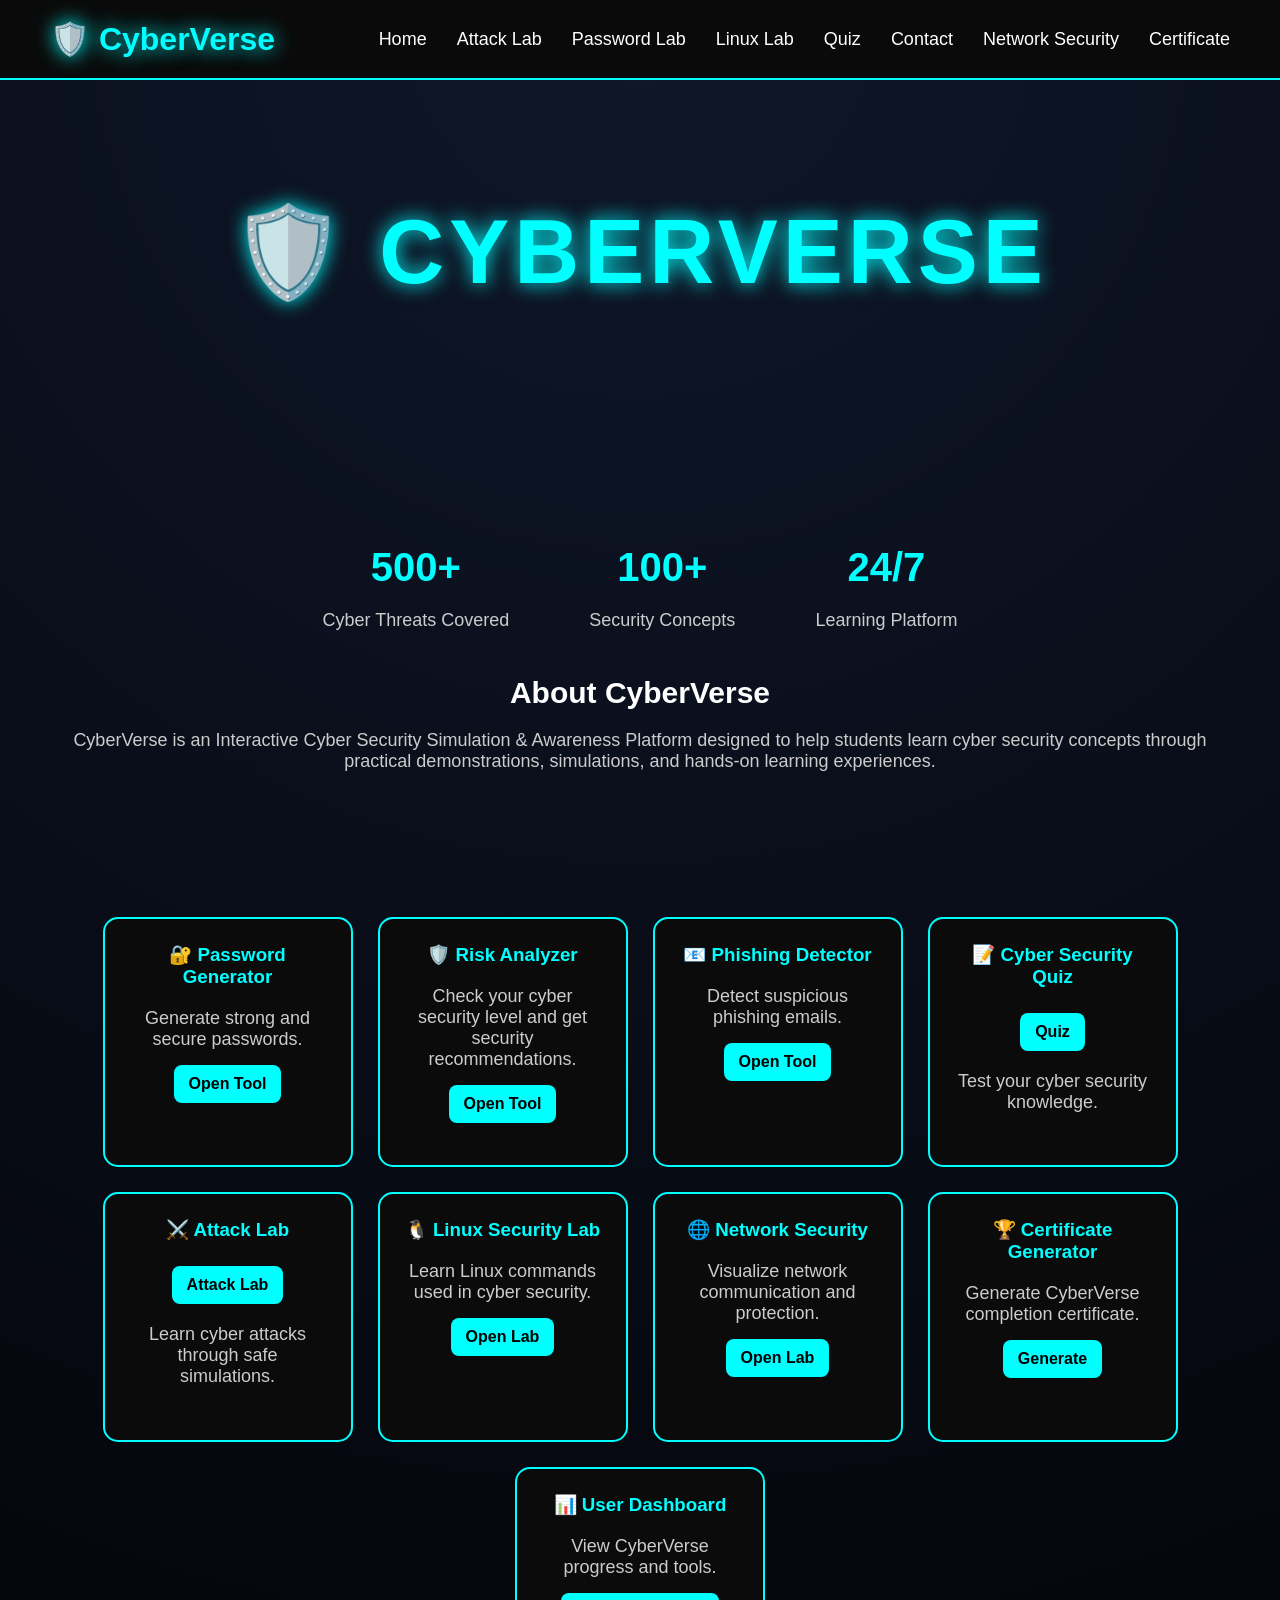
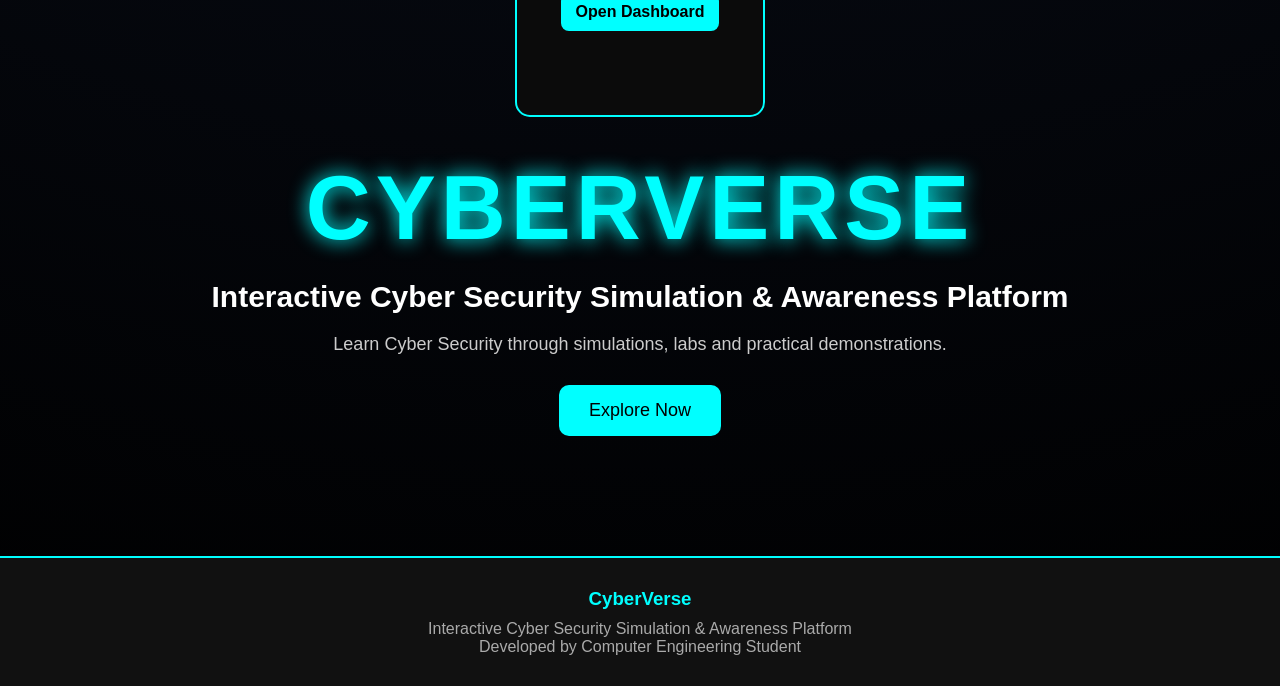
<file: index.html>
<!DOCTYPE html>
<html lang="en">

<head>
    <meta charset="UTF-8">
    <meta name="viewport" content="width=device-width, initial-scale=1.0">
    <title>CyberVerse</title>

    <link rel="stylesheet" href="style.css">
</head>

<body>

    <nav class="navbar">

    <div class="logo">
        🛡️ CyberVerse
    </div>

    <ul class="nav-links">

        <li><a href="#">Home</a></li>

        <li><a href="#">Attack Lab</a></li>

        <li><a href="#">Password Lab</a></li>

        <li><a href="#">Linux Lab</a></li>

        <li><a href="#">Quiz</a></li>

        <li><a href="#">Contact</a></li>
        <li><a href="network-security.html">
Network Security
</a></li>
<li>
<a href="certificate.html">
Certificate
</a>
</li>
    </ul>

</nav>

    <section class="hero">
    <h1>🛡️ CYBERVERSE</h1>    
        <section class="features">
            <section class="stats">

    <div>
        <h2>500+</h2>
        <p>Cyber Threats Covered</p>
    </div>

    <div>
        <h2>100+</h2>
        <p>Security Concepts</p>
    </div>

    <div>
        <h2>24/7</h2>
        <p>Learning Platform</p>
    </div>

</section>
<section class="about">

    <h2>About CyberVerse</h2>

    <p>
        CyberVerse is an Interactive Cyber Security Simulation &
        Awareness Platform designed to help students learn
        cyber security concepts through practical demonstrations,
        simulations, and hands-on learning experiences.
    </p>

</section>

<section class="features">
    
<div class="card">

    <h3>🔐 Password Generator</h3>

    <p>
        Generate strong and secure passwords.
    </p>

    <a href="password-generator.html">
        Open Tool
    </a>

</div>

    <div class="card">

        <h3>🛡️ Risk Analyzer</h3>

        <p>
            Check your cyber security level and
            get security recommendations.
        </p>

        <a href="risk-analyzer.html">
            Open Tool
        </a>

    </div>
<div class="card">

    <h3>📧 Phishing Detector</h3>

    <p>
        Detect suspicious phishing emails.
    </p>

    <a href="phishing-detector.html">
        Open Tool
    </a>

</div>
<div class="card">

    <h3>📝 Cyber Security Quiz</h3>
<a href="quiz.html">Quiz</a>
    <p>
        Test your cyber security knowledge.
    </p>

</div>
<div class="card">

<h3>⚔️ Attack Lab</h3>
<div>
<a href="attack-lab.html">Attack Lab</a>

</div>
<p>
Learn cyber attacks through safe simulations.
</p>


</div>
<div class="card">

<h3>🐧 Linux Security Lab</h3>

<p>
Learn Linux commands used in cyber security.
</p>

<a href="linux-lab.html">
Open Lab
</a>

</div>
<div class="card">

<h3>🌐 Network Security</h3>

<p>
Visualize network communication and protection.
</p>

<a href="network-security.html">
Open Lab
</a>

</div>
<div class="card">
    
<h3>🏆 Certificate Generator</h3>

<p>
Generate CyberVerse completion certificate.
</p>

<a href="certificate.html">
Generate
</a>

</div>


</a>

</div>
<div class="card">

<h3>📊 User Dashboard</h3>

<p>

View CyberVerse progress and tools.

</p>

<a href="dashboard.html">

Open Dashboard

</a>

</div>
</section>
</section>

        <h1>CYBERVERSE</h1>

        <h2>
            Interactive Cyber Security Simulation
            & Awareness Platform
        </h2>

        <p>
            Learn Cyber Security through simulations,
            labs and practical demonstrations.
        </p>

        <button>
            Explore Now
        </button>

    </section>
<footer>

    <h3>CyberVerse</h3>

    <p>
        Interactive Cyber Security Simulation & Awareness Platform
    </p>

    <p>
        Developed by Computer Engineering Student
    </p>

</footer>
    <script src="main.js"></script>
</body>

</html>
</file>
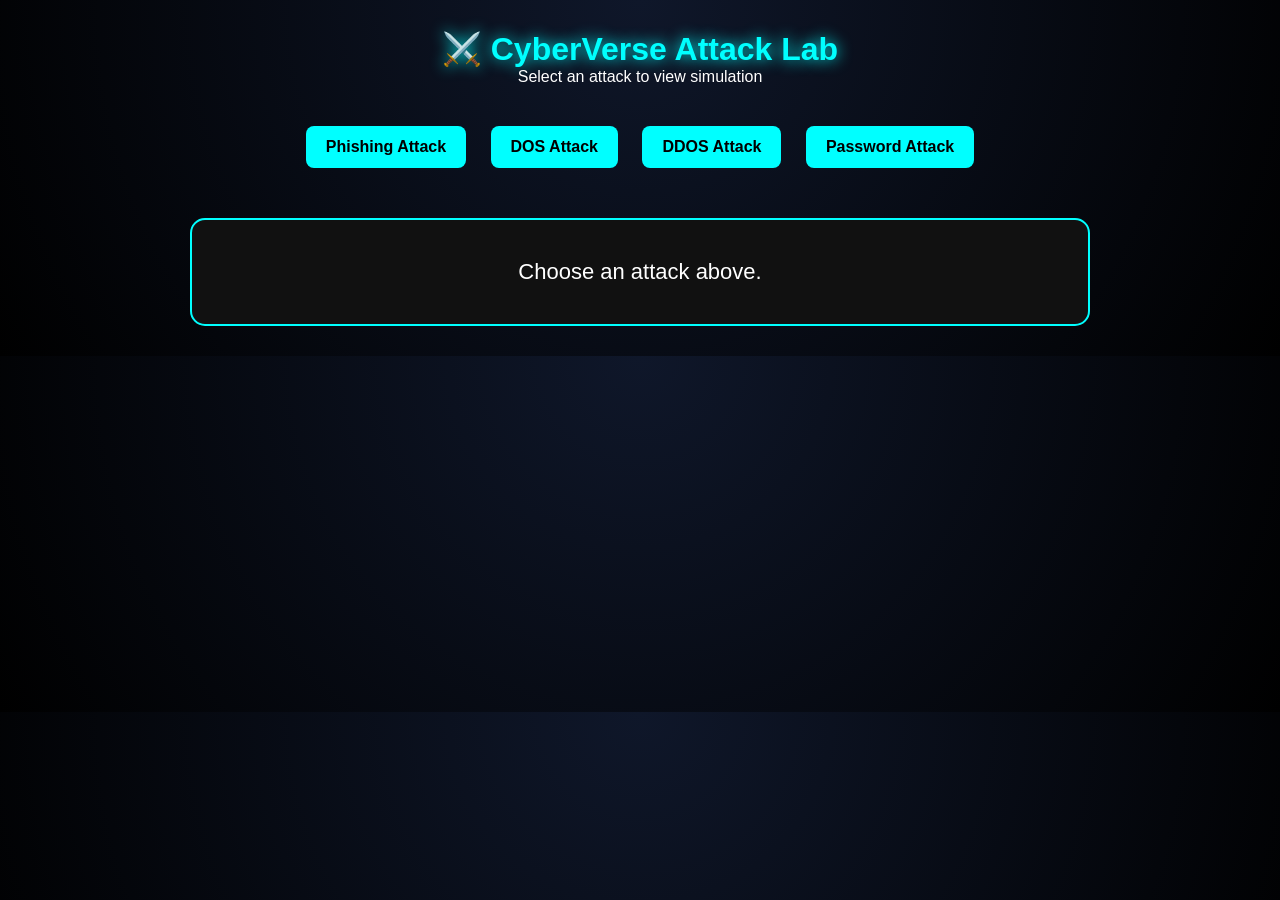
<file: attack-lab.html>
<!DOCTYPE html>
<html>

<head>

<title>CyberVerse Attack Lab</title>

<style>

body{
background:#050816;
font-family:Arial;
color:white;
text-align:center;
padding:30px;
}

h1{
color:cyan;
text-shadow:0 0 15px cyan;
}

.attack-buttons{
margin-top:30px;
}

.attack-buttons button{

padding:12px 20px;
margin:10px;

background:cyan;
border:none;

font-size:16px;
font-weight:bold;

cursor:pointer;

border-radius:8px;

}

.simulation{

margin-top:40px;

background:#111;

padding:30px;

border:2px solid cyan;

border-radius:15px;

max-width:900px;

margin-left:auto;
margin-right:auto;

}

#result{

font-size:22px;

line-height:2;

}

</style>

</head>

<body>

<h1>⚔️ CyberVerse Attack Lab</h1>

<p>Select an attack to view simulation</p>

<div class="attack-buttons">

<button onclick="phishing()">
Phishing Attack
</button>

<button onclick="dos()">
DOS Attack
</button>

<button onclick="ddos()">
DDOS Attack
</button>

<button onclick="passwordAttack()">
Password Attack
</button>

</div>

<div class="simulation">

<div id="result">

Choose an attack above.

</div>

</div>

<script>

function phishing(){

document.getElementById("result").innerHTML=

`
<h2>🛡️ Phishing Attack</h2>

Attacker
<br>⬇️<br>

Fake Email
<br>⬇️<br>

Victim
<br>⬇️<br>

Password Stolen

<p>
A fake email tricks users into revealing passwords.
</p>
`;

}

function dos(){

document.getElementById("result").innerHTML=

`
<h2>⚔️ DOS Attack</h2>

Attacker
<br>⬇️<br>

Huge Traffic
<br>⬇️<br>

Server Crash

<p>
A single attacker floods a server with requests.
</p>
`;

}

function ddos(){

document.getElementById("result").innerHTML=

`
<h2>🔥 DDOS Attack</h2>

Bot 1
<br>

Bot 2
<br>

Bot 3
<br>

⬇️

Server Overloaded

<p>
Multiple systems attack a server simultaneously.
</p>
`;

}

function passwordAttack(){

document.getElementById("result").innerHTML=

`
<h2>🔐 Password Attack</h2>

Attacker
<br>⬇️<br>

Weak Password
<br>⬇️<br>

Account Hacked

<p>
Weak passwords are easier to crack.
</p>
`;

}

</script>
<link rel="stylesheet" href="style.css">
</body>

</html>
</file>
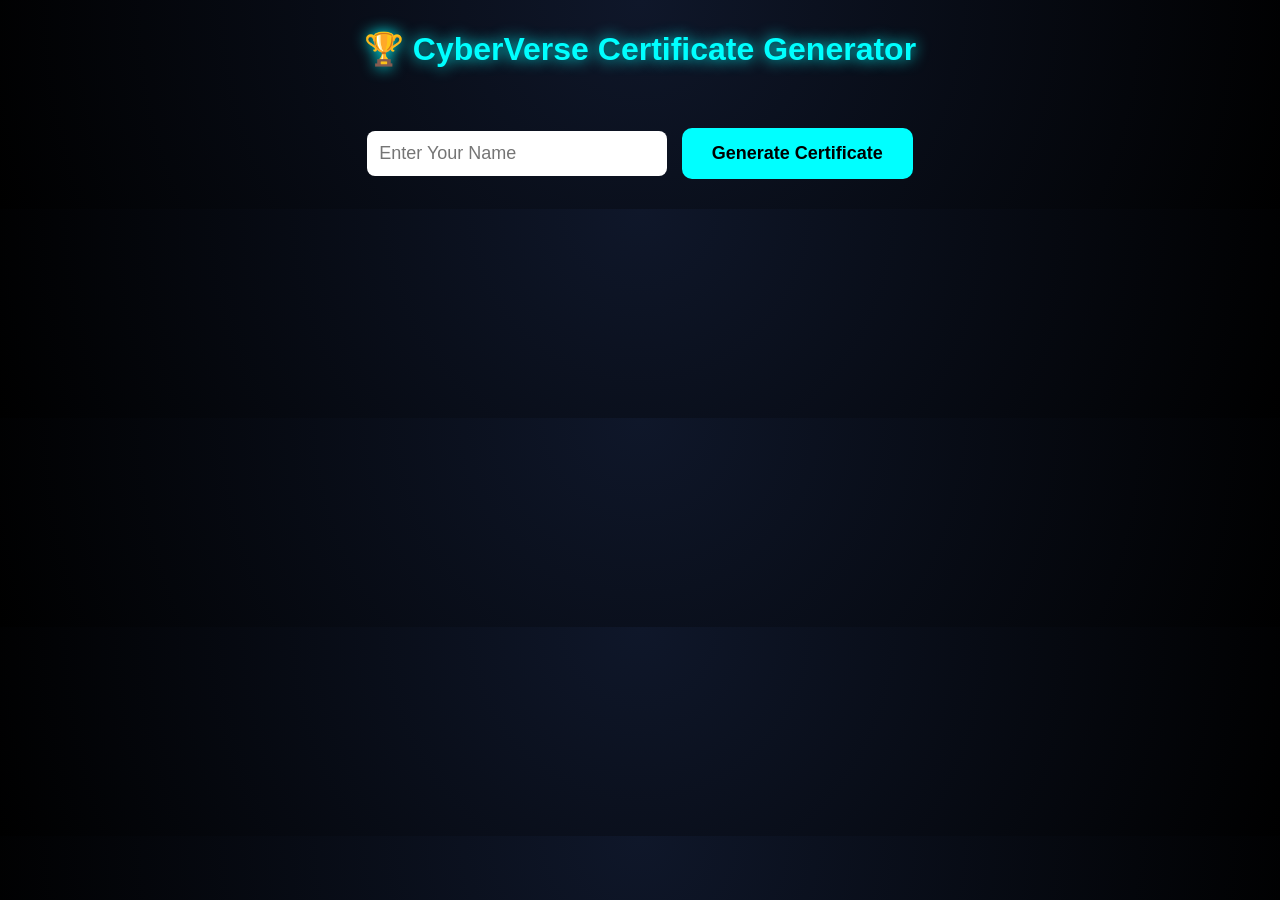
<file: certificate.html>
<!DOCTYPE html>
<html>

<head>

<title>Certificate Generator</title>

<style>

body{

background:#050816;

font-family:Arial;

text-align:center;

color:white;

padding:30px;

}

h1{

color:cyan;

text-shadow:0 0 15px cyan;

}

.input-box{

margin-top:30px;

}

input{

padding:12px;

width:300px;

font-size:18px;

border-radius:8px;

border:none;

}

button{

padding:12px 20px;

background:cyan;

border:none;

font-size:18px;

font-weight:bold;

margin-left:10px;

cursor:pointer;

border-radius:8px;

}

.certificate{

margin-top:40px;

background:white;

color:black;

padding:40px;

border-radius:15px;

max-width:800px;

margin-left:auto;

margin-right:auto;

display:none;

}

.certificate h2{

font-size:40px;

}

.name{

font-size:35px;

font-weight:bold;

color:darkblue;

margin:20px 0;

}

</style>

</head>

<body>

<h1>🏆 CyberVerse Certificate Generator</h1>

<div class="input-box">

<input
type="text"
id="studentName"
placeholder="Enter Your Name">

<button onclick="generateCertificate()">

Generate Certificate

</button>

</div>

<div class="certificate"
id="certificate">

<h2>🏆 CERTIFICATE OF COMPLETION</h2>

<p>

This certifies that

</p>

<div class="name"
id="displayName">

</div>

<p>

has successfully completed

</p>

<h3>

CyberVerse Cyber Security Training

</h3>

<p>

and demonstrated knowledge of:

</p>

<p>

✔ Password Security

<br>

✔ Phishing Awareness

<br>

✔ Network Security

<br>

✔ Linux Security

<br>

✔ Cyber Risk Assessment

</p>

</div>

<script>

function generateCertificate(){

let name =
document.getElementById(
"studentName"
).value;

if(name===""){

alert(
"Please Enter Name"
);

return;

}

document.getElementById(
"displayName"
).innerHTML=name;

document.getElementById(
"certificate"
).style.display="block";

}

</script>
<link rel="stylesheet" href="style.css">
</body>

</html>
</file>
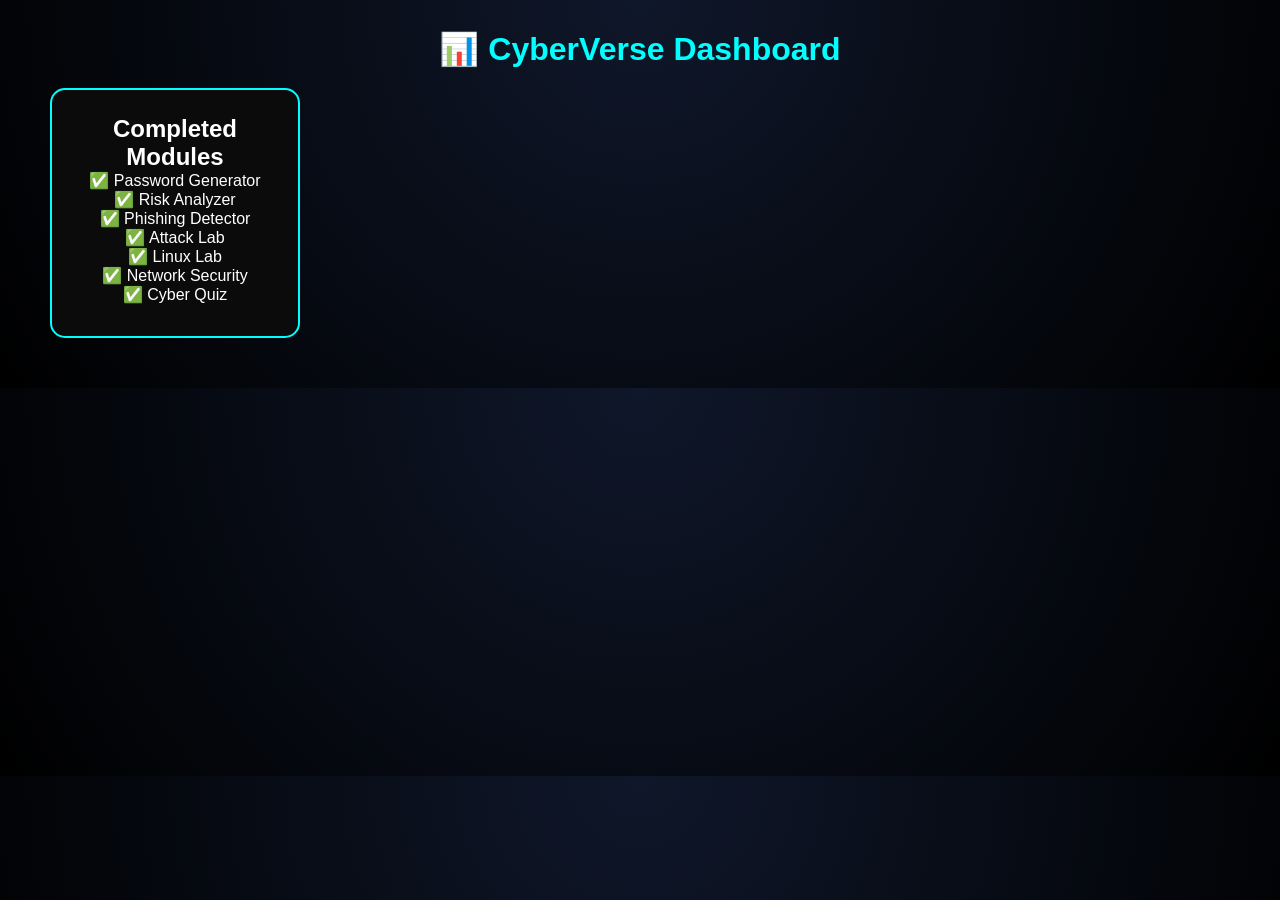
<file: dashboard.html>
<!DOCTYPE html>
<html>

<head>

<title>Dashboard</title>

<style>

body{

background:#050816;

font-family:Arial;

color:white;

text-align:center;

padding:30px;

}

h1{

color:cyan;

}

.card{

background:#111;

border:2px solid cyan;

padding:20px;

margin:20px;

border-radius:12px;

}

</style>

</head>

<body>

<h1>📊 CyberVerse Dashboard</h1>

<div class="card">

<h2>Completed Modules</h2>

<p>

✅ Password Generator

<br>

✅ Risk Analyzer

<br>

✅ Phishing Detector

<br>

✅ Attack Lab

<br>

✅ Linux Lab

<br>

✅ Network Security

<br>

✅ Cyber Quiz

</p>

</div>
<link rel="stylesheet" href="style.css">
</body>

</html>
</file>
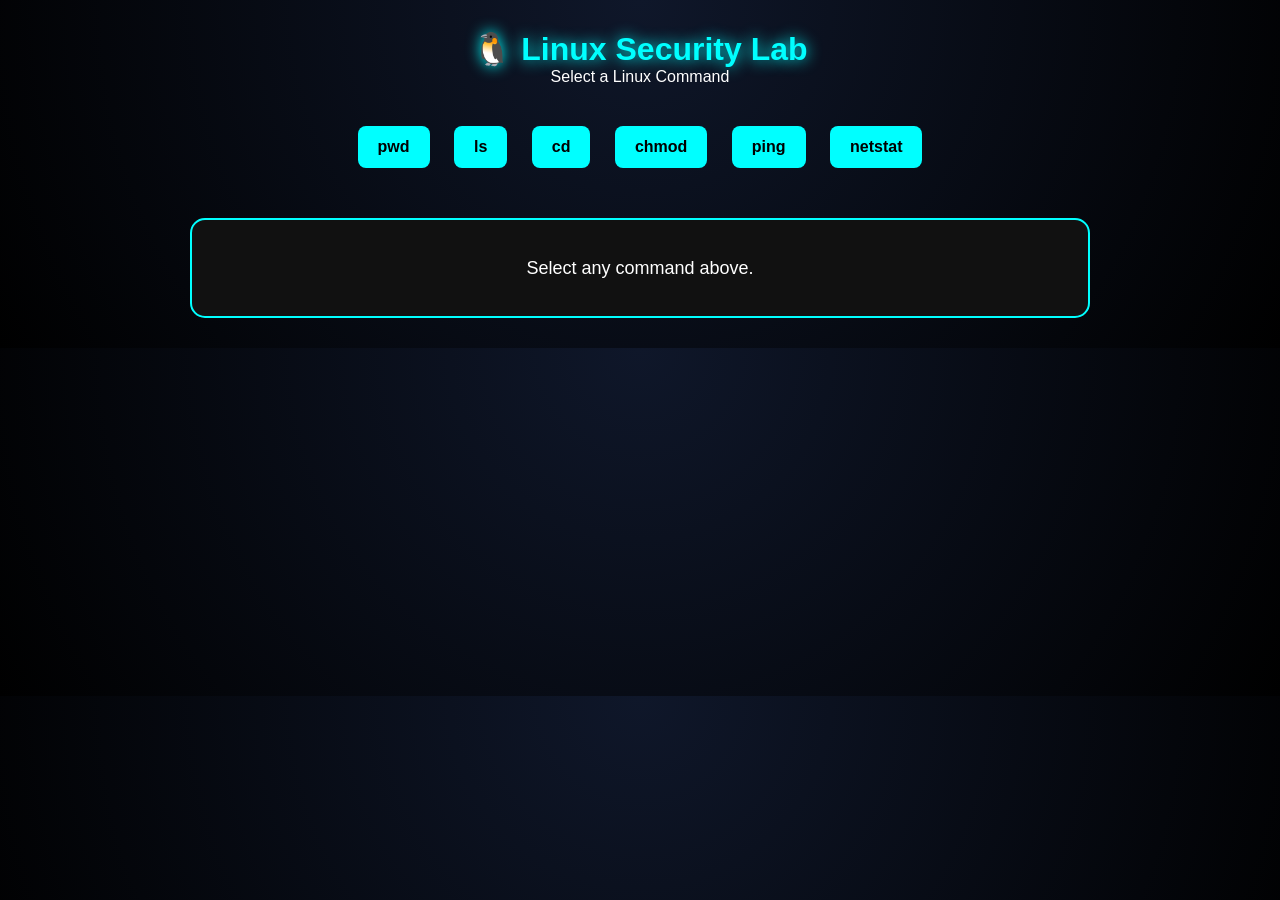
<file: linux-lab.html>
<!DOCTYPE html>
<html>

<head>

<title>Linux Security Lab</title>

<style>

body{
background:#050816;
font-family:Arial;
color:white;
padding:30px;
text-align:center;
}

h1{
color:cyan;
text-shadow:0 0 15px cyan;
}

.command-buttons{

margin-top:30px;

}

.command-buttons button{

padding:12px 20px;

margin:10px;

background:cyan;

border:none;

font-size:16px;

font-weight:bold;

cursor:pointer;

border-radius:8px;

}

.command-buttons button:hover{

transform:scale(1.1);

box-shadow:0 0 15px cyan;

}

.output-box{

margin-top:40px;

background:#111;

padding:30px;

border:2px solid cyan;

border-radius:15px;

max-width:900px;

margin-left:auto;
margin-right:auto;

}

#result{

line-height:2;

font-size:18px;

}

</style>

</head>

<body>

<h1>🐧 Linux Security Lab</h1>

<p>Select a Linux Command</p>

<div class="command-buttons">

<button onclick="pwdCmd()">pwd</button>

<button onclick="lsCmd()">ls</button>

<button onclick="cdCmd()">cd</button>

<button onclick="chmodCmd()">chmod</button>

<button onclick="pingCmd()">ping</button>

<button onclick="netstatCmd()">netstat</button>

</div>

<div class="output-box">

<div id="result">

Select any command above.

</div>

</div>

<script>

function pwdCmd(){

document.getElementById("result").innerHTML=

`
<h2>pwd</h2>

<b>Description:</b>
Print current working directory.

<br><br>

<b>Example:</b>

<pre>pwd</pre>

<b>Output:</b>

<pre>/home/user/Documents</pre>
`;

}

function lsCmd(){

document.getElementById("result").innerHTML=

`
<h2>ls</h2>

<b>Description:</b>
Lists files and folders.

<br><br>

<b>Example:</b>

<pre>ls</pre>

<b>Output:</b>

<pre>
Documents
Downloads
Pictures
Videos
</pre>
`;

}

function cdCmd(){

document.getElementById("result").innerHTML=

`
<h2>cd</h2>

<b>Description:</b>
Change directory.

<br><br>

<b>Example:</b>

<pre>cd Documents</pre>

<b>Output:</b>

<pre>Moved to Documents folder</pre>
`;

}

function chmodCmd(){

document.getElementById("result").innerHTML=

`
<h2>chmod</h2>

<b>Description:</b>
Changes file permissions.

<br><br>

<b>Example:</b>

<pre>chmod 777 file.txt</pre>

<b>Output:</b>

<pre>Permissions Updated</pre>
`;

}

function pingCmd(){

document.getElementById("result").innerHTML=

`
<h2>ping</h2>

<b>Description:</b>
Checks network connectivity.

<br><br>

<b>Example:</b>

<pre>ping google.com</pre>

<b>Output:</b>

<pre>
Reply from server...
Connection Successful
</pre>
`;

}

function netstatCmd(){

document.getElementById("result").innerHTML=

`
<h2>netstat</h2>

<b>Description:</b>
Displays network connections.

<br><br>

<b>Example:</b>

<pre>netstat</pre>

<b>Output:</b>

<pre>
TCP Active Connections
Port 80
Port 443
</pre>
`;

}

</script>
<link rel="stylesheet" href="style.css">
</body>

</html>
</file>
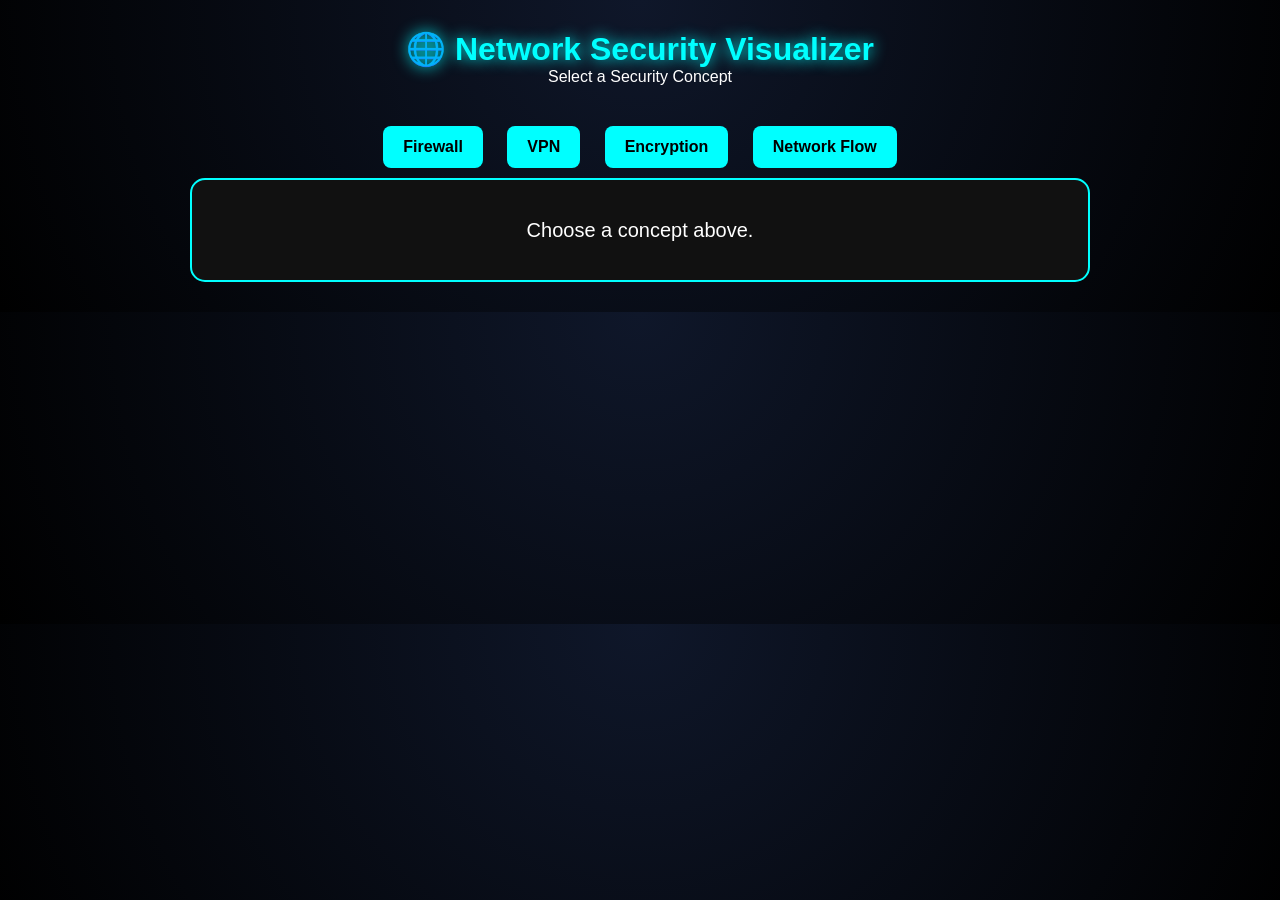
<file: network-security.html>
<!DOCTYPE html>
<html>

<head>

<title>Network Security Visualizer</title>

<style>

body{
background:#050816;
font-family:Arial;
color:white;
text-align:center;
padding:30px;
}

h1{
color:cyan;
text-shadow:0 0 15px cyan;
}

.buttons{
margin-top:30px;
}

.buttons button{

padding:12px 20px;
margin:10px;

background:cyan;

border:none;

font-size:16px;

font-weight:bold;

cursor:pointer;

border-radius:8px;

}

.buttons button:hover{

transform:scale(1.1);

box-shadow:0 0 15px cyan;

}

.visual-box{

margin-top:40px;

background:#111;

padding:30px;

border:2px solid cyan;

border-radius:15px;

max-width:900px;

margin:auto;

}

#result{

font-size:20px;

line-height:2;

}

</style>

</head>

<body>

<h1>🌐 Network Security Visualizer</h1>

<p>Select a Security Concept</p>

<div class="buttons">

<button onclick="firewall()">
Firewall
</button>

<button onclick="vpn()">
VPN
</button>

<button onclick="encryption()">
Encryption
</button>

<button onclick="networkFlow()">
Network Flow
</button>

</div>

<div class="visual-box">

<div id="result">

Choose a concept above.

</div>

</div>

<script>

function firewall(){

document.getElementById("result").innerHTML=

`
<h2>🛡️ Firewall Protection</h2>

Computer
<br>⬇️<br>

Firewall
<br>⬇️<br>

Internet

<p>

Firewall filters malicious traffic and blocks
unauthorized access.

</p>
`;

}

function vpn(){

document.getElementById("result").innerHTML=

`
<h2>🔒 VPN Connection</h2>

User
<br>⬇️<br>

Encrypted Tunnel
<br>⬇️<br>

VPN Server
<br>⬇️<br>

Internet

<p>

VPN hides IP address and encrypts data.

</p>
`;

}

function encryption(){

document.getElementById("result").innerHTML=

`
<h2>🔐 Data Encryption</h2>

Plain Text
<br>⬇️<br>

Encryption
<br>⬇️<br>

Cipher Text
<br>⬇️<br>

Decryption

<p>

Encryption protects sensitive information.

</p>
`;

}

function networkFlow(){

document.getElementById("result").innerHTML=

`
<h2>🌐 Secure Network Flow</h2>

Computer
<br>⬇️<br>

Router
<br>⬇️<br>

Firewall
<br>⬇️<br>

Server

<p>

Data passes through security layers before
reaching the server.

</p>
`;

}

</script>
<link rel="stylesheet" href="style.css">
</body>

</html>
</file>
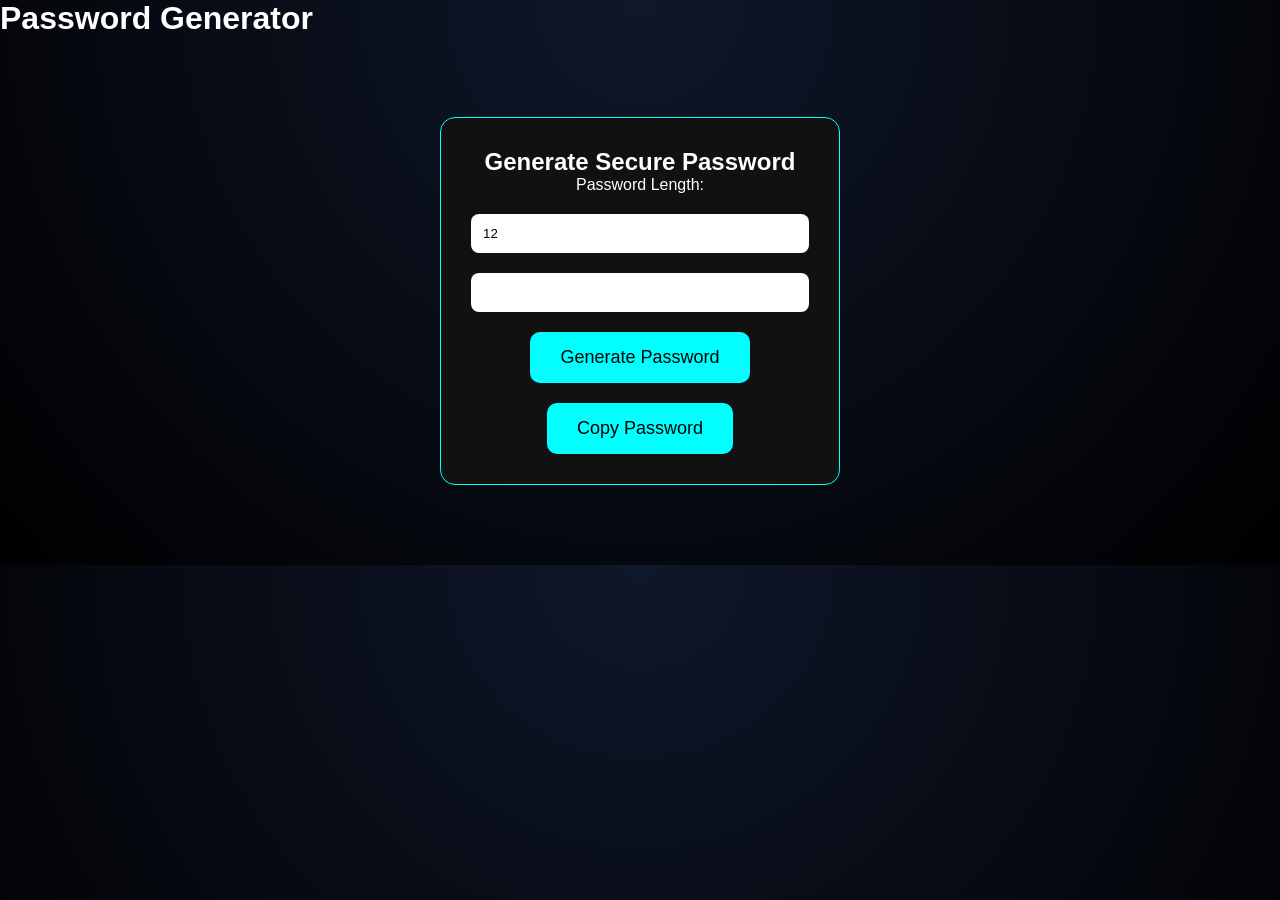
<file: password-generator.html>
<!DOCTYPE html>
<html lang="en">

<head>

<meta charset="UTF-8">

<meta name="viewport" content="width=device-width, initial-scale=1.0">

<title>Password Generator</title>

</head>

<body>

<h1>Password Generator</h1>

<div class="password-box">

<h2>Generate Secure Password</h2>

<label>Password Length:</label>

<input
type="number"
id="length"
value="12"
min="6"
max="30">

<input
type="text"
id="generatedPassword"
readonly>

<button onclick="generatePassword()">
Generate Password
</button>
<button onclick="copyPassword()">
Copy Password

</button>

</div>

<script src="main.js"></script>
  <link rel="stylesheet" href="style.css">
</body>

</html>
</file>
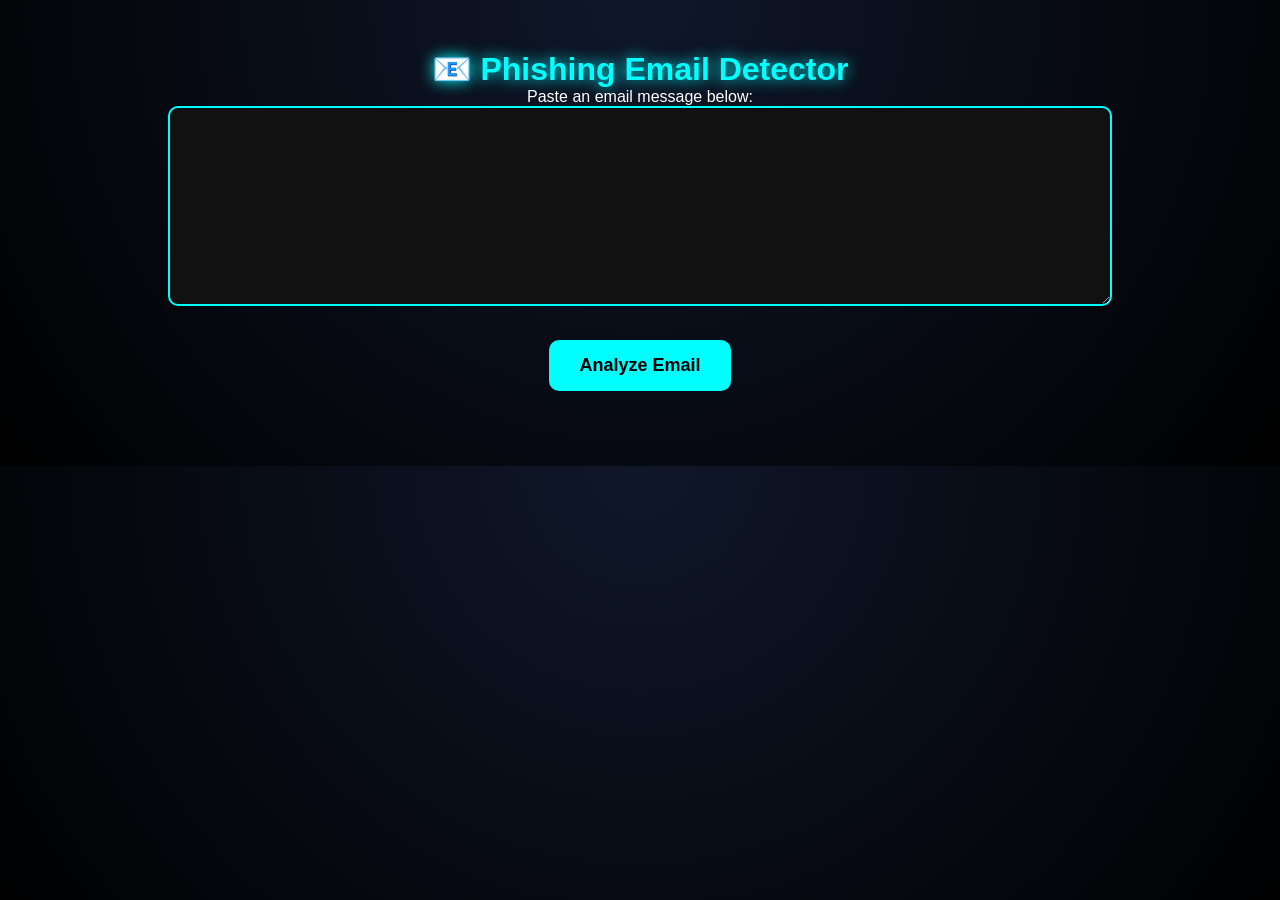
<file: phishing-detector.html>
<!DOCTYPE html>
<html lang="en">

<head>

<meta charset="UTF-8">

<meta name="viewport" content="width=device-width, initial-scale=1.0">

<title>Phishing Detector</title>

<style>

body{
background:#050816;
font-family:Arial,sans-serif;
color:white;
text-align:center;
padding:50px;
}

h1{
color:cyan;
text-shadow:0 0 15px cyan;
}

textarea{

width:80%;
height:200px;

padding:15px;

font-size:18px;

border-radius:10px;

border:2px solid cyan;

background:#111;

color:white;

}

button{

margin-top:20px;

padding:12px 25px;

background:cyan;

border:none;

font-size:18px;

font-weight:bold;

cursor:pointer;

border-radius:8px;

}

#result{

margin-top:25px;

font-size:24px;

font-weight:bold;

}

</style>

</head>

<body>

<h1>📧 Phishing Email Detector</h1>

<p>Paste an email message below:</p>

<textarea id="email"></textarea>

<br>

<button onclick="checkEmail()">
Analyze Email
</button>

<div id="result"></div>

<script>

function checkEmail(){

let email =
document.getElementById("email").value.toLowerCase();

let result =
document.getElementById("result");

if(
email.includes("urgent") ||
email.includes("verify account") ||
email.includes("click here") ||
email.includes("free money") ||
email.includes("bank password")
){

result.innerHTML =
"⚠️ Phishing Email Detected";

result.style.color="red";

}

else{

result.innerHTML =
"✅ Email Looks Safe";

result.style.color="lime";

}

}

</script>
<link rel="stylesheet" href="style.css">
</body>

</html>
</file>
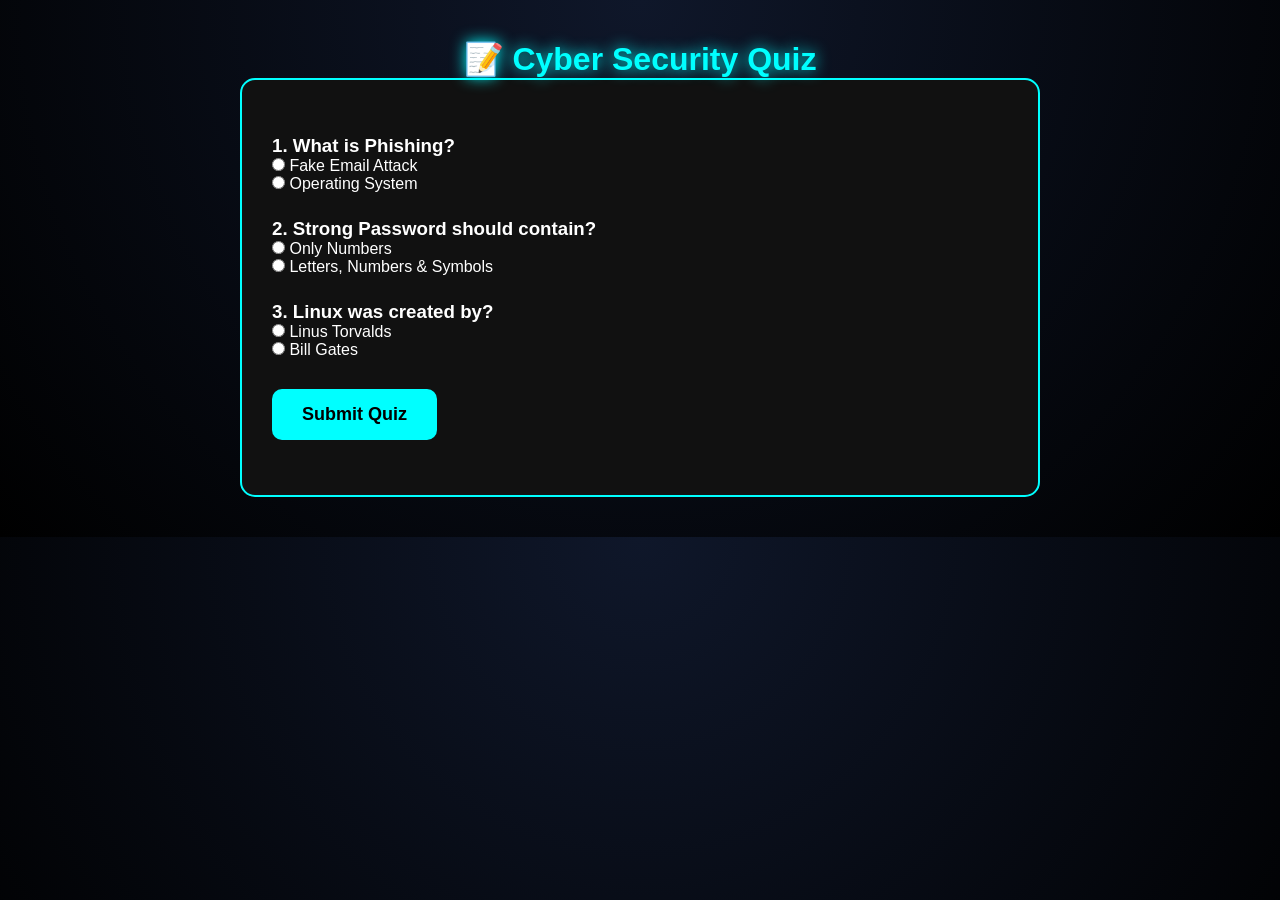
<file: quiz.html>
<!DOCTYPE html>
<html>

<head>

<title>Cyber Security Quiz</title>

<style>

body{
background:#050816;
color:white;
font-family:Arial;
padding:40px;
}

h1{
text-align:center;
color:cyan;
text-shadow:0 0 15px cyan;
}

.quiz-box{

max-width:800px;
margin:auto;

background:#111;

padding:30px;

border-radius:15px;

border:2px solid cyan;

}

.question{

margin-top:25px;

}

button{

margin-top:30px;

padding:12px 25px;

background:cyan;

border:none;

font-size:18px;

font-weight:bold;

cursor:pointer;

border-radius:8px;

}

#result{

margin-top:25px;

font-size:25px;

font-weight:bold;

color:lime;

}

</style>

</head>

<body>

<h1>📝 Cyber Security Quiz</h1>

<div class="quiz-box">

<div class="question">

<h3>1. What is Phishing?</h3>

<input type="radio" name="q1" value="a">
Fake Email Attack

<br>

<input type="radio" name="q1" value="b">
Operating System

</div>

<div class="question">

<h3>2. Strong Password should contain?</h3>

<input type="radio" name="q2" value="a">
Only Numbers

<br>

<input type="radio" name="q2" value="b">
Letters, Numbers & Symbols

</div>

<div class="question">

<h3>3. Linux was created by?</h3>

<input type="radio" name="q3" value="a">
Linus Torvalds

<br>

<input type="radio" name="q3" value="b">
Bill Gates

</div>

<button onclick="checkQuiz()">

Submit Quiz

</button>

<div id="result"></div>

</div>

<script>

function checkQuiz(){

let score=0;

if(document.querySelector('input[name="q1"]:checked')?.value=="a")
score++;

if(document.querySelector('input[name="q2"]:checked')?.value=="b")
score++;

if(document.querySelector('input[name="q3"]:checked')?.value=="a")
score++;

document.getElementById("result").innerHTML=

"🏆 Your Score : "+score+"/3";

}

</script>
<link rel="stylesheet" href="style.css">
</body>

</html>
</file>
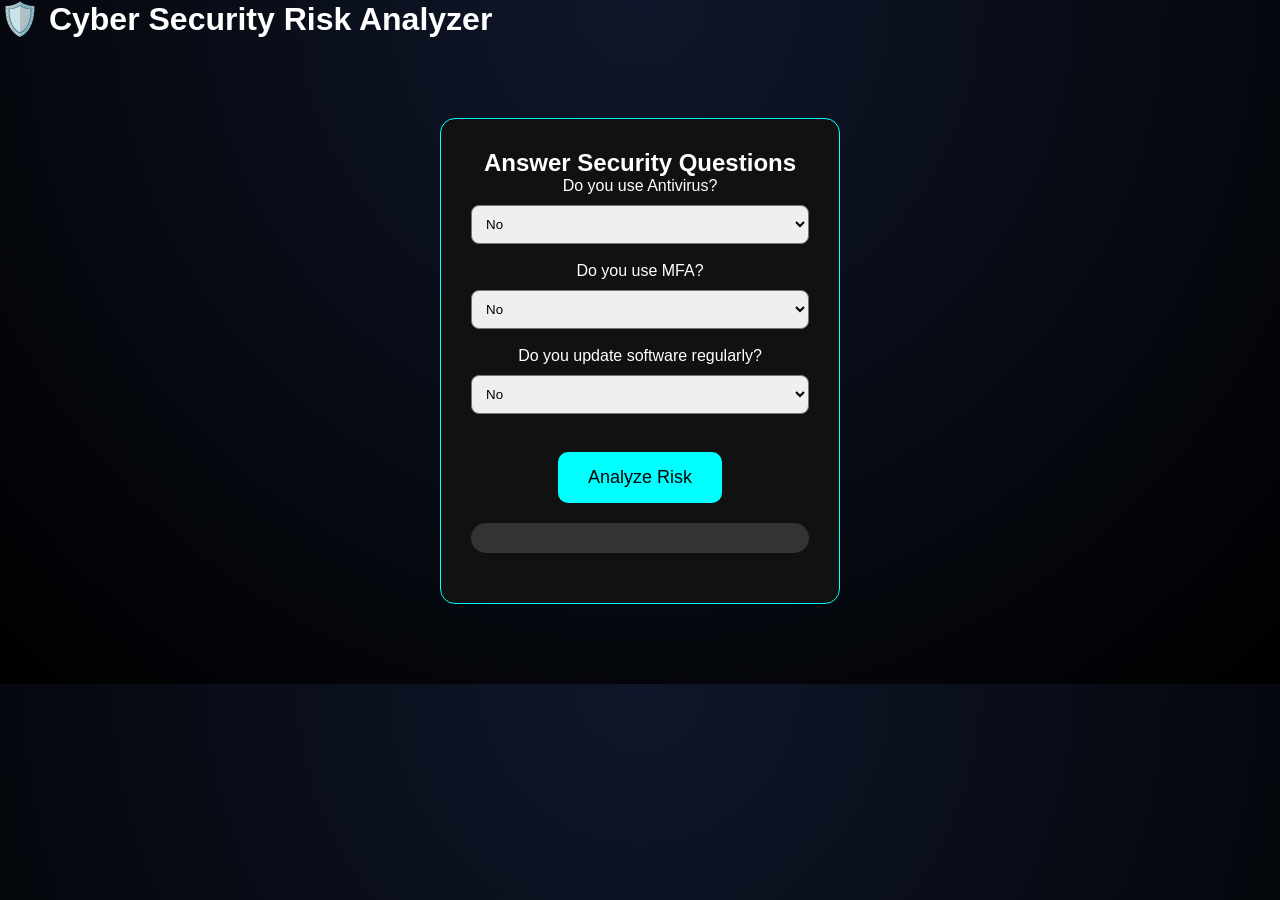
<file: risk-analyzer.html>
<!DOCTYPE html>
<html lang="en">

<head>

<meta charset="UTF-8">

<meta name="viewport"
content="width=device-width, initial-scale=1.0">

<title>Cyber Risk Analyzer</title>

</head>

<body>

<h1>

🛡️ Cyber Security Risk Analyzer

</h1>
<div class="password-box">

<h2>Answer Security Questions</h2>

<p>Do you use Antivirus?</p>

<select id="antivirus">

<option value="0">No</option>

<option value="1">Yes</option>

</select>

<br><br>

<p>Do you use MFA?</p>

<select id="mfa">

<option value="0">No</option>

<option value="1">Yes</option>

</select>

<br><br>

<p>Do you update software regularly?</p>

<select id="update">

<option value="0">No</option>

<option value="1">Yes</option>

</select>

<br><br>

<button onclick="analyzeRisk()">

Analyze Risk

</button>

<h3 id="riskResult"></h3>
<h3 id="securityScore"></h3>

<div class="progress-container">

<div id="progress-bar">

</div>

</div>

<h3 id="recommendation"></h3>

</div>
<script src="main.js"></script>
<link rel="stylesheet" href="style.css">
</body>

</html>
</file>
<file: style.css>
html{
    scroll-behavior:smooth;
}
*{
    margin:0;
    padding:0;
    box-sizing:border-box;
}

body{
    background:
    radial-gradient(circle at top,
    #0f172a,
    #000);

    color:white;
    font-family:Arial, sans-serif;
}


nav{
    display:flex;
    justify-content:space-between;
    align-items:center;
    padding:20px 50px;
    background:#111;
    border-bottom:2px solid cyan;
}

nav h2{
    color:cyan;
    text-shadow:0 0 10px cyan;
}

nav ul{
    display:flex;
    list-style:none;
    gap:25px;
}

nav ul li{
    cursor:pointer;
    transition:0.3s;
}

nav ul li:hover{
    color:cyan;
}
.hero{
    text-align:center;
    margin-top:100px;
    padding:20px;
}

.hero h1{

font-size:90px;

color:cyan;

text-shadow:0 0 20px cyan;

letter-spacing:5px;

}

.hero h2{
    margin-top:20px;
    font-size:30px;
}

.hero p{
    margin-top:20px;
    color:#ccc;
    font-size:18px;
}

button{
    margin-top:30px;
    padding:15px 30px;
    background:cyan;
    border:none;
    border-radius:10px;
    font-size:18px;
    cursor:pointer;
    transition:0.3s;
.about{
    text-align:center;
    padding:80px 50px;
}

.about h2{
    color:cyan;
    font-size:40px;
    margin-bottom:20px;
}

.about p{
    max-width:800px;
    margin:auto;
    color:#ccc;
    font-size:18px;
    line-height:30px;
}
@media(max-width:768px){

    nav{
        flex-direction:column;
        gap:20px;
    }

    nav ul{
        flex-direction:column;
        text-align:center;
    }

    .hero h1{
        font-size:45px;
    }

    .hero h2{
        font-size:22px;
    }

    .stats{
        flex-direction:column;
        gap:30px;
    }

    .features{
        flex-direction:column;
        align-items:center;
    }
}
}

button:hover{
    transform:scale(1.1);
}
.features{
    display:flex;
    justify-content:center;
    flex-wrap:wrap;
    gap:25px;
    margin-top:100px;
    padding:20px;
}

.card{
    width:250px;
    background:#111;
    padding:20px;
    border-radius:15px;
    border:1px solid cyan;
    transition:0.3s;
}.card{
    background:#0b0b0b;
    border:2px solid cyan;
    border-radius:15px;
    padding:25px;
    min-height:250px;
}
.cards{
    display:flex;
    flex-wrap:wrap;
    justify-content:center;
    gap:30px;
}

.card:hover{
    transform:translateY(-10px);
    box-shadow:0 0 20px cyan;
}

.card h3{
    color:cyan;
    margin-bottom:10px;
}
.stats{
    display:flex;
    justify-content:center;
    gap:80px;
    margin-top:100px;
    text-align:center;
}

.stats h2{
    color:cyan;
    font-size:40px;
}
footer{
    margin-top:100px;
    background:#111;
    padding:30px;
    text-align:center;
    border-top:2px solid cyan;
}

footer h3{
    color:cyan;
    margin-bottom:10px;
}

footer p{
    color:#aaa;
}
.password-box{

width:400px;

margin:80px auto;

padding:30px;

background:#111;

border:1px solid cyan;

border-radius:15px;

text-align:center;
}

.password-box input{

width:100%;

padding:12px;

margin-top:20px;

border:none;

border-radius:8px;
}

.password-box button{

margin-top:20px;
}
.progress-container{

width:100%;

height:30px;

background:#333;

border-radius:20px;

margin-top:20px;

overflow:hidden;

}

#progress-bar{

height:100%;

width:0%;

background:lime;

transition:1s;

}
select{

width:100%;

padding:10px;

border-radius:8px;

margin-top:10px;

}

#securityScore{

margin-top:20px;

color:cyan;

}

#recommendation{

margin-top:20px;

color:white;

}
.card a{
    display:inline-block;
    margin-top:15px;
    padding:10px 15px;
    background:cyan;
    color:black;
    text-decoration:none;
    border-radius:8px;
    font-weight:bold;
}

.card a:hover{
    transform:scale(1.05);
}
/* NAVBAR */

.navbar{

display:flex;

justify-content:space-between;

align-items:center;

padding:20px 50px;

background:#0a0a0a;

border-bottom:2px solid cyan;

position:sticky;

top:0;

z-index:1000;

}

/* LOGO */

.logo{

font-size:32px;

font-weight:bold;

color:cyan;

text-shadow:0 0 20px cyan;

}

/* MENU */

.nav-links{

display:flex;

list-style:none;

gap:30px;

}

.nav-links a{

text-decoration:none;

color:white;

font-size:18px;

transition:0.3s;

}

.nav-links a:hover{

color:cyan;

text-shadow:0 0 10px cyan;

}
.attack-buttons button:hover{

transform:scale(1.1);

box-shadow:0 0 15px cyan;

}
</file>
